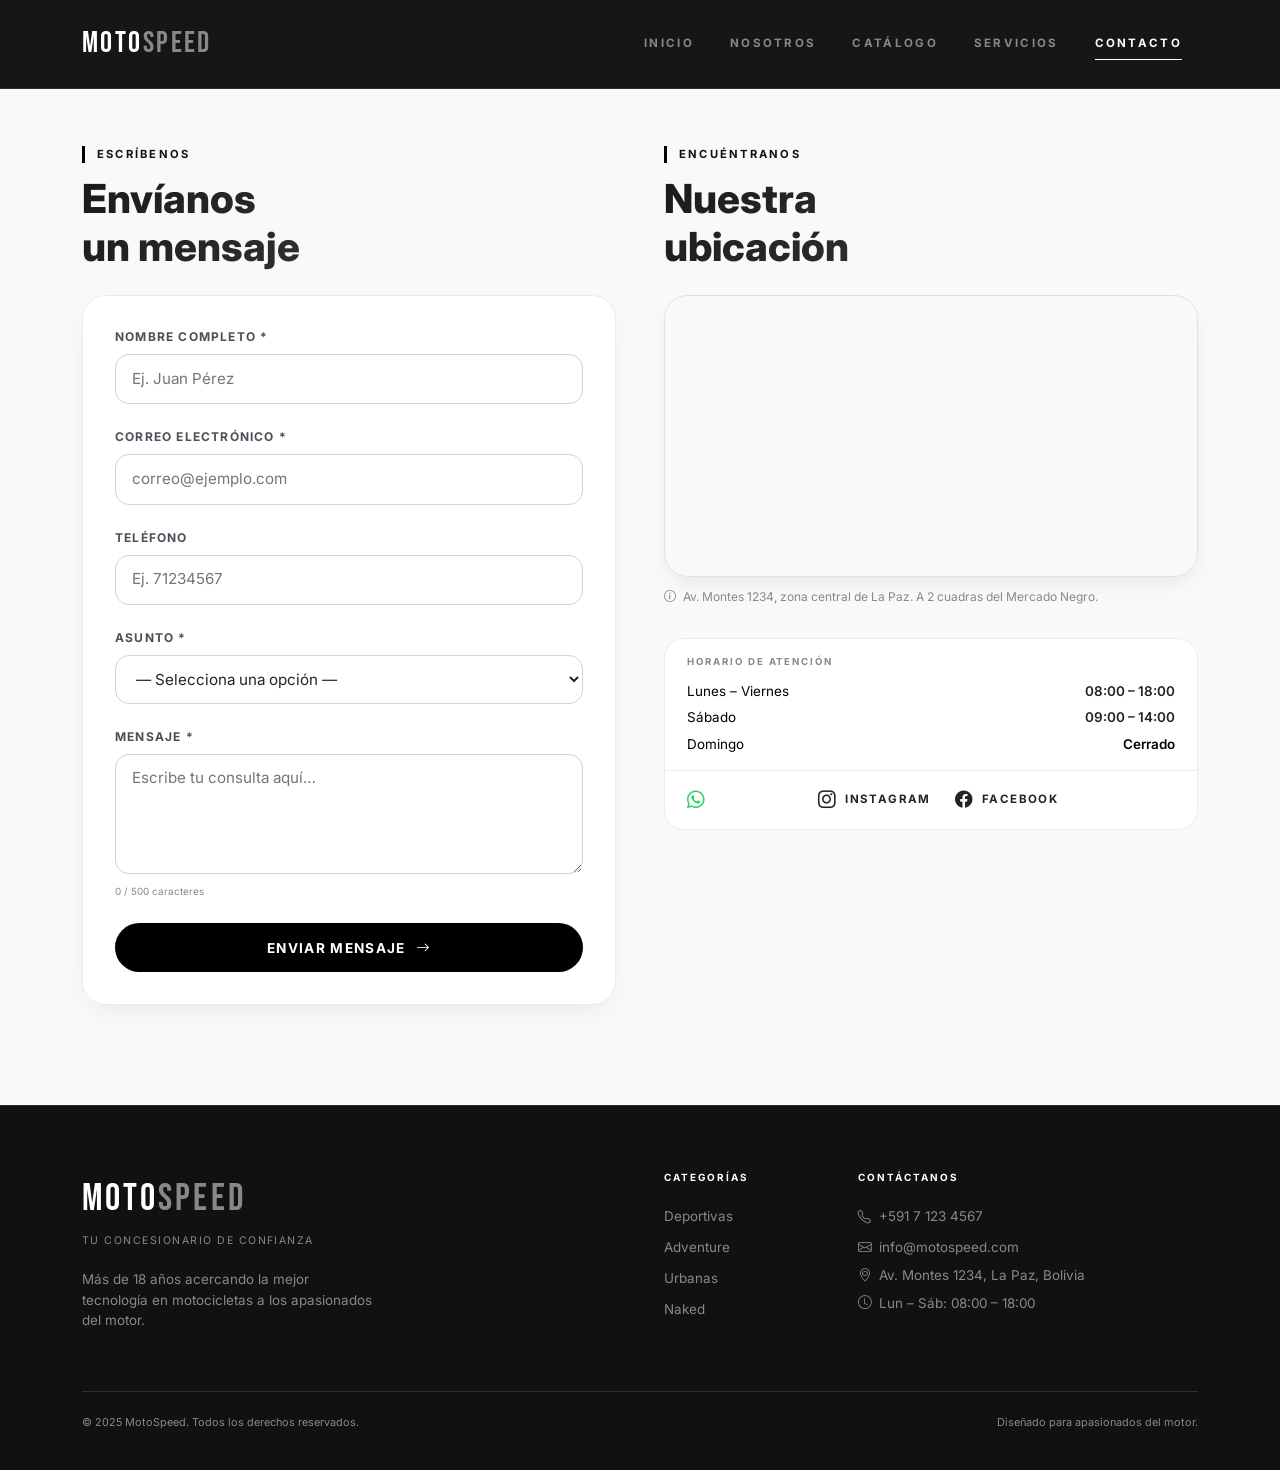
<file: componentes/contacto.html>
<!DOCTYPE html>
<html lang="es">
<head>
<meta charset="UTF-8">
<meta name="viewport" content="width=device-width, initial-scale=1.0">
<title>MotoSpeed</title>

<link href="https://cdn.jsdelivr.net/npm/bootstrap@5.3.3/dist/css/bootstrap.min.css" rel="stylesheet">
<link rel="stylesheet" href="https://cdn.jsdelivr.net/npm/bootstrap-icons@1.11.3/font/bootstrap-icons.min.css">
<link rel="stylesheet" href="../css/styles.css">
<link rel="stylesheet" href="../css/contactos.css">
</head>
<body>
<header>
<nav id="nav" class="navbar navbar-expand-lg fixed-top">
  <div class="container">
    <a class="navbar-brand" href="../index.html">MOTO<span>SPEED</s  pan></a>
    <button class="navbar-toggler" type="button" data-bs-toggle="collapse" data-bs-target="#navbarGlobal" aria-label="Abrir menú">
      <span class="navbar-toggler-icon"></span>
    </button>
    <div class="collapse navbar-collapse" id="navbarGlobal">
      <ul class="navbar-nav ms-auto gap-lg-1">
        <li class="nav-item"><a class="nav-link" href="../index.html">Inicio</a></li>
        <li class="nav-item"><a class="nav-link" href="nosotros.html">Nosotros</a></li>
        <li class="nav-item"><a class="nav-link" href="catalogo.html">Catálogo</a></li>
        <li class="nav-item"><a class="nav-link" href="servicios.html">Servicios</a></li>
        <li class="nav-item"><a class="nav-link" href="contacto.html">Contacto</a></li>
      </ul>
    </div>
  </div>
</nav>
</header>

<section class="sec-contact" aria-labelledby="tit-contact">
  <div class="container">
    <div class="row g-5 align-items-start">
      <div class="col-lg-6 aos">
        <span class="sec-ey">Escríbenos</span>
        <h2 class="sec-tit mb-4" id="tit-contact">Envíanos<br/>un mensaje</h2>
        <div class="form-wrap" id="formWrap">
          <form id="contactForm" novalidate>

            <div class="field-wrap">
              <label class="form-label-ms" for="nombre">Nombre completo *</label>
              <div style="position:relative;">
                <input type="text" id="nombre" class="form-control-ms" placeholder="Ej. Juan Pérez" autocomplete="name"/>
                <i class="bi bi-check-circle-fill valid-ico ok" id="ico-nombre"></i>
                <i class="bi bi-x-circle-fill valid-ico err" id="ico-nombre-err" style="display:none;"></i>
              </div>
              <p class="err-msg" id="err-nombre"><i class="bi bi-exclamation-circle"></i> Ingresa tu nombre completo (mínimo 3 caracteres).</p>
            </div>

            <div class="field-wrap">
              <label class="form-label-ms" for="email">Correo electrónico *</label>
              <div style="position:relative;">
                <input type="email" id="email" class="form-control-ms" placeholder="correo@ejemplo.com" autocomplete="email"/>
                <i class="bi bi-check-circle-fill valid-ico ok" id="ico-email"></i>
                <i class="bi bi-x-circle-fill valid-ico err" id="ico-email-err" style="display:none;"></i>
              </div>
              <p class="err-msg" id="err-email"><i class="bi bi-exclamation-circle"></i> Ingresa un correo electrónico válido.</p>
            </div>

            <div class="field-wrap">
              <label class="form-label-ms" for="telefono">Teléfono</label>
              <div style="position:relative;">
                <input type="tel" id="telefono" class="form-control-ms" placeholder="Ej. 71234567" autocomplete="tel"/>
                <i class="bi bi-check-circle-fill valid-ico ok" id="ico-telefono"></i>
                <i class="bi bi-x-circle-fill valid-ico err" id="ico-telefono-err" style="display:none;"></i>
              </div>
              <p class="err-msg" id="err-telefono"><i class="bi bi-exclamation-circle"></i> El teléfono debe tener al menos 7 dígitos numéricos.</p>
            </div>

            <div class="field-wrap">
              <label class="form-label-ms" for="asunto">Asunto *</label>
              <select id="asunto" class="form-control-ms">
                <option value="">— Selecciona una opción —</option>
                <option value="compra">Consulta de compra</option>
                <option value="servicio">Servicio técnico</option>
                <option value="financiamiento">Financiamiento</option>
                <option value="prueba">Agendar prueba de manejo</option>
                <option value="otro">Otro</option>
              </select>
              <p class="err-msg" id="err-asunto"><i class="bi bi-exclamation-circle"></i> Por favor selecciona un asunto.</p>
            </div>

            <div class="field-wrap">
              <label class="form-label-ms" for="mensaje">Mensaje *</label>
              <textarea id="mensaje" class="form-control-ms" placeholder="Escribe tu consulta aquí…"></textarea>
              <p class="err-msg" id="err-mensaje"><i class="bi bi-exclamation-circle"></i> El mensaje debe tener al menos 20 caracteres.</p>
              <p style="font-size:.62rem;color:var(--grc);margin-top:.3rem;"><span id="charCount">0</span> / 500 caracteres</p>
            </div>

            <button type="submit" class="btn-submit" id="submitBtn">
              Enviar mensaje <i class="bi bi-arrow-right"></i>
            </button>

          </form>
        </div>

        <div class="success-banner" id="successBanner">
          <div class="success-ico"><i class="bi bi-check-circle-fill"></i></div>
          <h3 class="success-title">¡Mensaje enviado!</h3>
          <p class="success-sub">Gracias por contactarnos. Te responderemos dentro de las próximas 24 horas.</p>
          <button onclick="resetForm()" style="margin-top:1.5rem;background:transparent;border:1px solid var(--grm);color:var(--grc);padding:.6rem 1.4rem;font-size:.68rem;font-weight:700;letter-spacing:.15em;text-transform:uppercase;cursor:pointer;" >Enviar otro mensaje</button>
        </div>
      </div>

      <div class="col-lg-6 aos">
        <span class="sec-ey">Encuéntranos</span>
        <h2 class="sec-tit mb-4">Nuestra<br/>ubicación</h2>
        <div class="map-wrap">

          <iframe
            src="https://www.openstreetmap.org/export/embed.html?bbox=-68.1400%2C-16.5200%2C-68.1000%2C-16.4900&amp;layer=mapnik&amp;marker=-16.5050%2C-68.1193"
            title="Ubicación MotoSpeed - La Paz, Bolivia"
            loading="lazy"
            aria-label="Mapa con la ubicación de MotoSpeed en La Paz, Bolivia">
          </iframe>
        </div>
        <p style="font-size:.75rem;color:var(--grc);margin-top:.7rem;"><i class="bi bi-info-circle me-1"></i> Av. Montes 1234, zona central de La Paz. A 2 cuadras del Mercado Negro.</p>

        <div style="margin-top:2rem;border:1px solid var(--grm);">
          <div style="padding:1rem 1.4rem;border-bottom:1px solid var(--grm);">
            <p style="font-size:.6rem;font-weight:700;letter-spacing:.2em;text-transform:uppercase;color:var(--grc);margin-bottom:.7rem;">Horario de atención</p>
            <div style="display:flex;justify-content:space-between;margin-bottom:.4rem;">
              <span style="font-size:.84rem;color:var(--grc);">Lunes – Viernes</span>
              <span style="font-size:.84rem;color:var(--bl2);font-weight:600;">08:00 – 18:00</span>
            </div>
            <div style="display:flex;justify-content:space-between;margin-bottom:.4rem;">
              <span style="font-size:.84rem;color:var(--grc);">Sábado</span>
              <span style="font-size:.84rem;color:var(--bl2);font-weight:600;">09:00 – 14:00</span>
            </div>
            <div style="display:flex;justify-content:space-between;">
              <span style="font-size:.84rem;color:var(--grc);">Domingo</span>
              <span style="font-size:.84rem;color:var(--er);font-weight:600;">Cerrado</span>
            </div>
          </div>
          <div style="padding:1rem 1.4rem;display:flex;gap:1.5rem;flex-wrap:wrap;">
            <a href="https://wa.me/59171234567" target="_blank" rel="noopener" style="display:inline-flex;align-items:center;gap:.5rem;font-size:.72rem;font-weight:700;letter-spacing:.12em;text-transform:uppercase;color:var(--bl2);">
              <i class="bi bi-whatsapp" style="font-size:1.1rem;color:#25D366;"></i> WhatsApp
            </a>
            <a href="https://instagram.com" target="_blank" rel="noopener" style="display:inline-flex;align-items:center;gap:.5rem;font-size:.72rem;font-weight:700;letter-spacing:.12em;text-transform:uppercase;color:var(--bl2);">
              <i class="bi bi-instagram" style="font-size:1.1rem;"></i> Instagram
            </a>
            <a href="https://facebook.com" target="_blank" rel="noopener" style="display:inline-flex;align-items:center;gap:.5rem;font-size:.72rem;font-weight:700;letter-spacing:.12em;text-transform:uppercase;color:var(--bl2);">
              <i class="bi bi-facebook" style="font-size:1.1rem;"></i> Facebook
            </a>
          </div>
        </div>
      </div>

    </div>
  </div>
</section>

<!-- FOOTER -->
<footer>
  <div class="container">
    <div class="row g-5">
      <div class="col-12 col-lg-4">
        <p class="f-brand">MOTO<span style="color:var(--grc)">SPEED</span></p>
        <p class="f-tag">Tu concesionario de confianza</p>
        <p style="font-size:.84rem;color:var(--grc);max-width:290px;">Más de 18 años acercando la mejor tecnología en motocicletas a los apasionados del motor.</p>
      </div>
      <div class="col-6 col-lg-2">

      </div>
      <div class="col-6 col-lg-2">
        <p class="f-head">Categorías</p>
        <ul class="f-links">
          <li><a href="catalogo.html">Deportivas</a></li>
          <li><a href="catalogo.html">Adventure</a></li>
          <li><a href="catalogo.html">Urbanas</a></li>
          <li><a href="catalogo.html">Naked</a></li>
        </ul>
      </div>
      <div class="col-12 col-lg-4">
        <p class="f-head">Contáctanos</p>
        <ul class="f-links">
          <li><a href="tel:+59171234567"><i class="bi bi-telephone me-2"></i>+591 7 123 4567</a></li>
          <li><a href="mailto:info@motospeed.com"><i class="bi bi-envelope me-2"></i>info@motospeed.com</a></li>
          <li style="color:var(--grc);font-size:.84rem;"><i class="bi bi-geo-alt me-2"></i>Av. Montes 1234, La Paz, Bolivia</li>
          <li style="color:var(--grc);font-size:.84rem;"><i class="bi bi-clock me-2"></i>Lun – Sáb: 08:00 – 18:00</li>
        </ul>
      </div>
    </div>
    <div class="f-bot">
      <p class="f-copy">&copy; 2025 MotoSpeed. Todos los derechos reservados.</p>
      <p class="f-copy">Diseñado para apasionados del motor.</p>
    </div>
  </div>
</footer>
<script src="https://cdn.jsdelivr.net/npm/bootstrap@5.3.3/dist/js/bootstrap.bundle.min.js"></script>
<script src="../js/main.js"></script>
<script src="../js/formulario.js"></script>
</body>
</html>
</file>
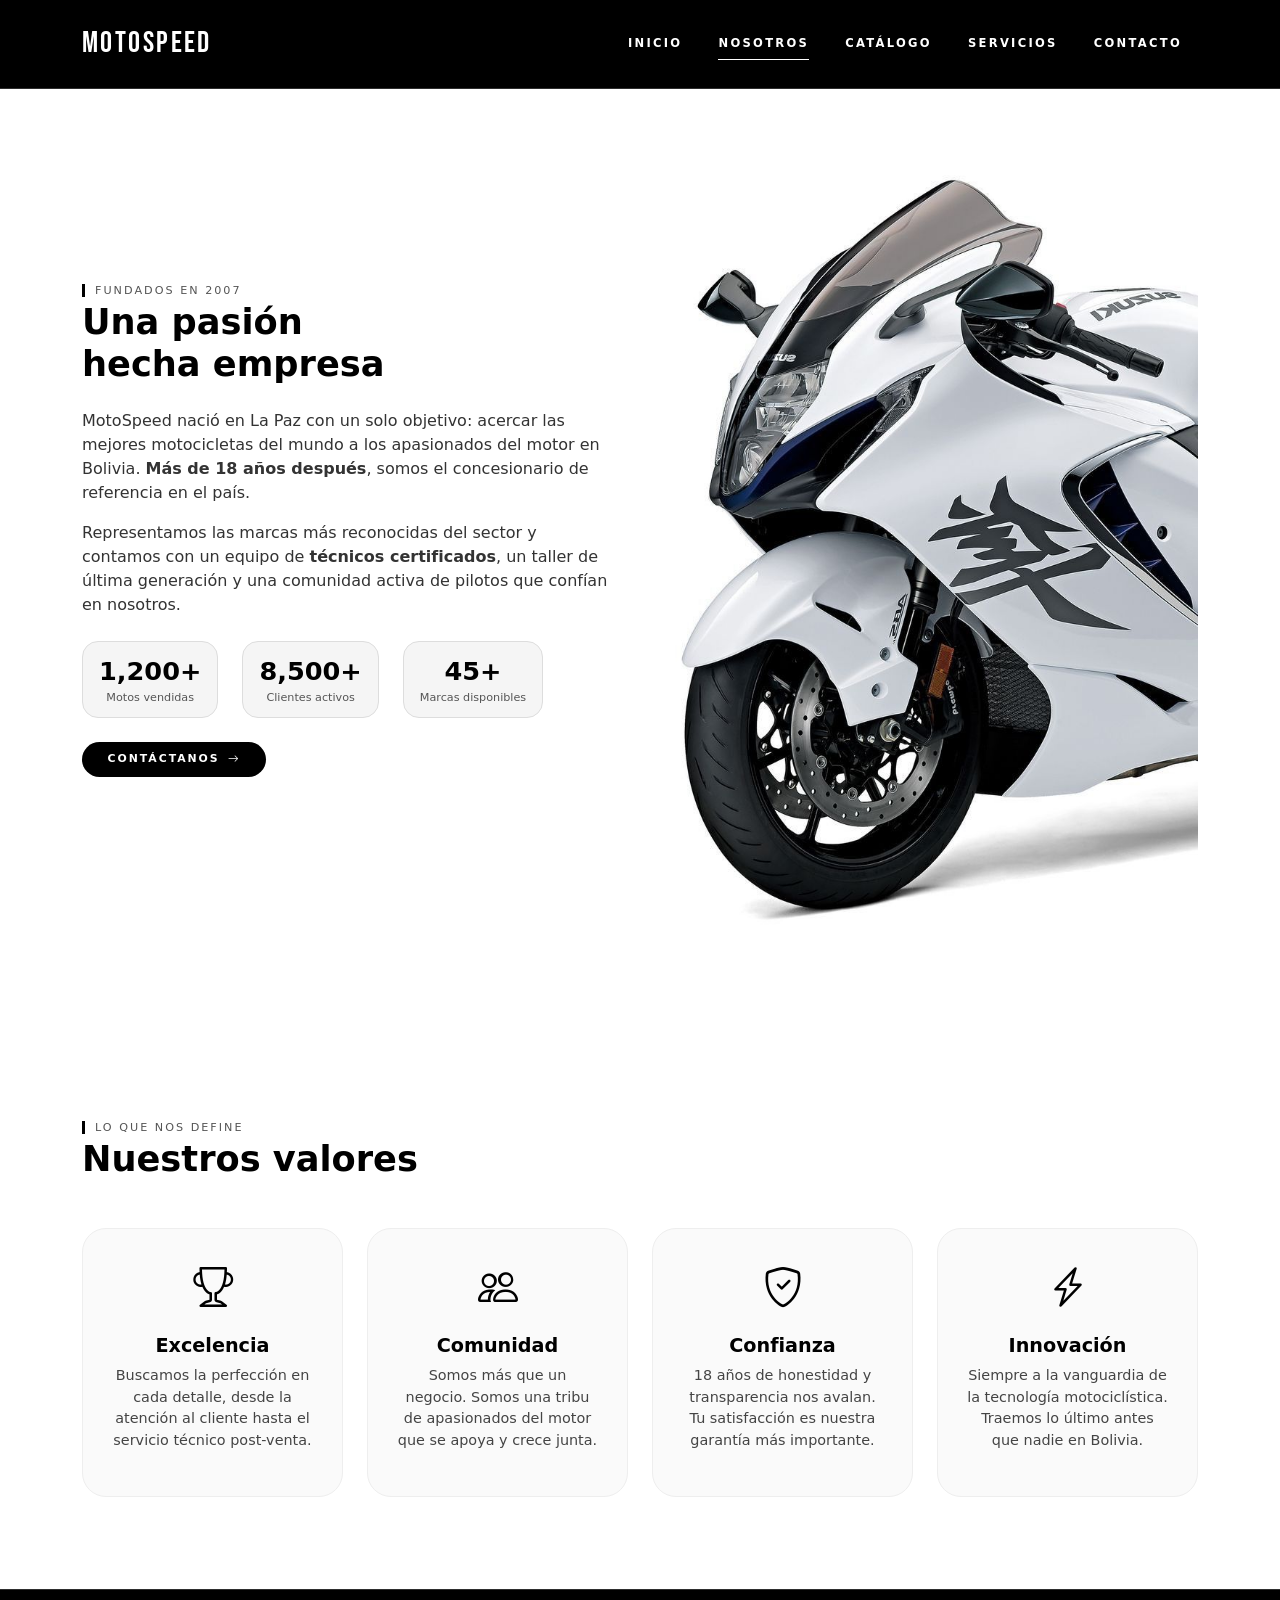
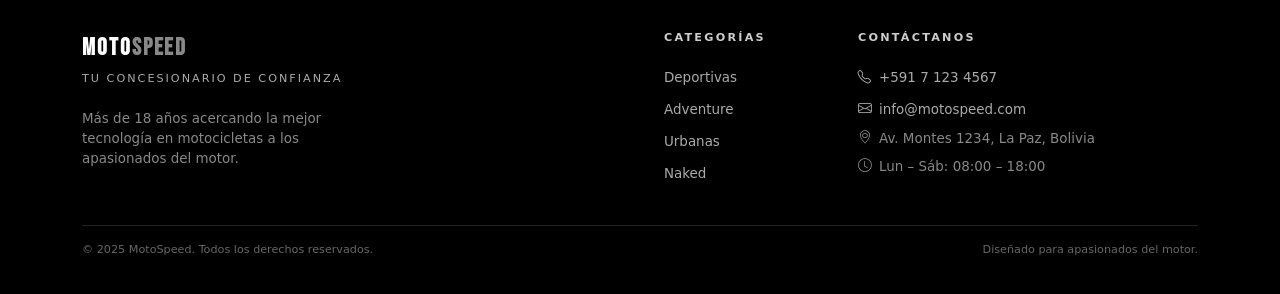
<file: componentes/nosotros.html>
<!doctype html>
<html lang="es">
  <head>
    <meta charset="UTF-8" />
    <meta name="viewport" content="width=device-width, initial-scale=1.0" />
    <title>MotoSpeed</title>
    <link
      href="https://cdn.jsdelivr.net/npm/bootstrap@5.3.3/dist/css/bootstrap.min.css"
      rel="stylesheet"
    />
    <link
      rel="stylesheet"
      href="https://cdn.jsdelivr.net/npm/bootstrap-icons@1.11.3/font/bootstrap-icons.min.css"
    />
    <link rel="stylesheet" href="../css/styles.css" />
    <link rel="stylesheet" href="../css/nosotros.css" />
  </head>
  <body>
    <header>
      <nav id="nav" class="navbar navbar-expand-lg fixed-top">
        <div class="container">
          <a class="navbar-brand" href="../index.html">MOTO<span>SPEED</span></a>
          <button
            class="navbar-toggler"
            type="button"
            data-bs-toggle="collapse"
            data-bs-target="#navbarGlobal"
            aria-label="Abrir menú"
          >
            <span class="navbar-toggler-icon"></span>
          </button>
          <div class="collapse navbar-collapse" id="navbarGlobal">
            <ul class="navbar-nav ms-auto gap-lg-1">
              <li class="nav-item">
                <a class="nav-link" href="../index.html">Inicio</a>
              </li>
              <li class="nav-item">
                <a class="nav-link" href="nosotros.html">Nosotros</a>
              </li>
              <li class="nav-item">
                <a class="nav-link" href="catalogo.html">Catálogo</a>
              </li>
              <li class="nav-item">
                <a class="nav-link" href="servicios.html">Servicios</a>
              </li>
              <li class="nav-item">
                <a class="nav-link" href="contacto.html">Contacto</a>
              </li>
            </ul>
          </div>
        </div>
      </nav>
    </header>

    <section class="sec-intro" aria-labelledby="tit-intro">
      <div class="container">
        <div class="row g-5 align-items-center">
          <div class="col-lg-6 aos">
            <span class="sec-ey">Fundados en 2007</span>
            <h2 class="sec-tit mb-4" id="tit-intro">
              Una pasión<br />hecha empresa
            </h2>
            <p class="intro-body">
              MotoSpeed nació en La Paz con un solo objetivo: acercar las
              mejores motocicletas del mundo a los apasionados del motor en
              Bolivia. <strong>Más de 18 años después</strong>, somos el
              concesionario de referencia en el país.
            </p>
            <p class="intro-body mt-3">
              Representamos las marcas más reconocidas del sector y contamos con
              un equipo de <strong>técnicos certificados</strong>, un taller de
              última generación y una comunidad activa de pilotos que confían en
              nosotros.
            </p>
            <div class="d-flex gap-4 mt-4 flex-wrap">
              <div class="intro-stat">
                <div class="intro-stat-n">1,200+</div>
                <div class="intro-stat-l">Motos vendidas</div>
              </div>
              <div class="intro-stat">
                <div class="intro-stat-n">8,500+</div>
                <div class="intro-stat-l">Clientes activos</div>
              </div>
              <div class="intro-stat">
                <div class="intro-stat-n">45+</div>
                <div class="intro-stat-l">Marcas disponibles</div>
              </div>
            </div>
            <div class="mt-4">
              <a href="contacto.html" class="btn-ms"
                >Contáctanos <i class="bi bi-arrow-right"></i
              ></a>
            </div>
          </div>
          <div class="col-lg-6 aos">
            <img
              src="../img/nosotros1.jpg"
              alt="Interior concesionario MotoSpeed"
              class="intro-img"
            />
          </div>
        </div>
      </div>
    </section>

    <!-- VALORES -->
    <section class="sec-vals" aria-labelledby="tit-vals">
      <div class="container">
        <div class="mb-5 aos">
          <span class="sec-ey">Lo que nos define</span>
          <h2 class="sec-tit" id="tit-vals">Nuestros valores</h2>
        </div>
        <div class="row g-4">
          <div class="col-12 col-sm-6 col-lg-3">
            <article class="val-card aos">
              <div class="val-ico"><i class="bi bi-trophy"></i></div>
              <h3 class="val-tit">Excelencia</h3>
              <p class="val-desc">
                Buscamos la perfección en cada detalle, desde la atención al
                cliente hasta el servicio técnico post-venta.
              </p>
            </article>
          </div>
          <div class="col-12 col-sm-6 col-lg-3">
            <article class="val-card aos">
              <div class="val-ico"><i class="bi bi-people"></i></div>
              <h3 class="val-tit">Comunidad</h3>
              <p class="val-desc">
                Somos más que un negocio. Somos una tribu de apasionados del
                motor que se apoya y crece junta.
              </p>
            </article>
          </div>
          <div class="col-12 col-sm-6 col-lg-3">
            <article class="val-card aos">
              <div class="val-ico"><i class="bi bi-shield-check"></i></div>
              <h3 class="val-tit">Confianza</h3>
              <p class="val-desc">
                18 años de honestidad y transparencia nos avalan. Tu
                satisfacción es nuestra garantía más importante.
              </p>
            </article>
          </div>
          <div class="col-12 col-sm-6 col-lg-3">
            <article class="val-card aos">
              <div class="val-ico"><i class="bi bi-lightning-charge"></i></div>
              <h3 class="val-tit">Innovación</h3>
              <p class="val-desc">
                Siempre a la vanguardia de la tecnología motociclística. Traemos
                lo último antes que nadie en Bolivia.
              </p>
            </article>
          </div>
        </div>
      </div>
    </section>

    <!-- FOOTER -->
    <footer>
      <div class="container">
        <div class="row g-5">
          <div class="col-12 col-lg-4">
            <p class="f-brand">
              MOTO<span style="color: var(--grc)">SPEED</span>
            </p>
            <p class="f-tag">Tu concesionario de confianza</p>
            <p style="font-size: 0.84rem; color: var(--grc); max-width: 290px">
              Más de 18 años acercando la mejor tecnología en motocicletas a los
              apasionados del motor.
            </p>
          </div>
          <div class="col-6 col-lg-2"></div>
          <div class="col-6 col-lg-2">
            <p class="f-head">Categorías</p>
            <ul class="f-links">
              <li><a href="catalogo.html">Deportivas</a></li>
              <li><a href="catalogo.html">Adventure</a></li>
              <li><a href="catalogo.html">Urbanas</a></li>
              <li><a href="catalogo.html">Naked</a></li>
            </ul>
          </div>
          <div class="col-12 col-lg-4">
            <p class="f-head">Contáctanos</p>
            <ul class="f-links">
              <li>
                <a href="tel:+59171234567"
                  ><i class="bi bi-telephone me-2"></i>+591 7 123 4567</a
                >
              </li>
              <li>
                <a href="mailto:info@motospeed.com"
                  ><i class="bi bi-envelope me-2"></i>info@motospeed.com</a
                >
              </li>
              <li style="color: var(--grc); font-size: 0.84rem">
                <i class="bi bi-geo-alt me-2"></i>Av. Montes 1234, La Paz,
                Bolivia
              </li>
              <li style="color: var(--grc); font-size: 0.84rem">
                <i class="bi bi-clock me-2"></i>Lun – Sáb: 08:00 – 18:00
              </li>
            </ul>
          </div>
        </div>
        <div class="f-bot">
          <p class="f-copy">
            &copy; 2025 MotoSpeed. Todos los derechos reservados.
          </p>
          <p class="f-copy">Diseñado para apasionados del motor.</p>
        </div>
      </div>
    </footer>

    <script src="https://cdn.jsdelivr.net/npm/bootstrap@5.3.3/dist/js/bootstrap.bundle.min.js"></script>
    <script src="../js/main.js"></script>
  </body>
</html>
</file>
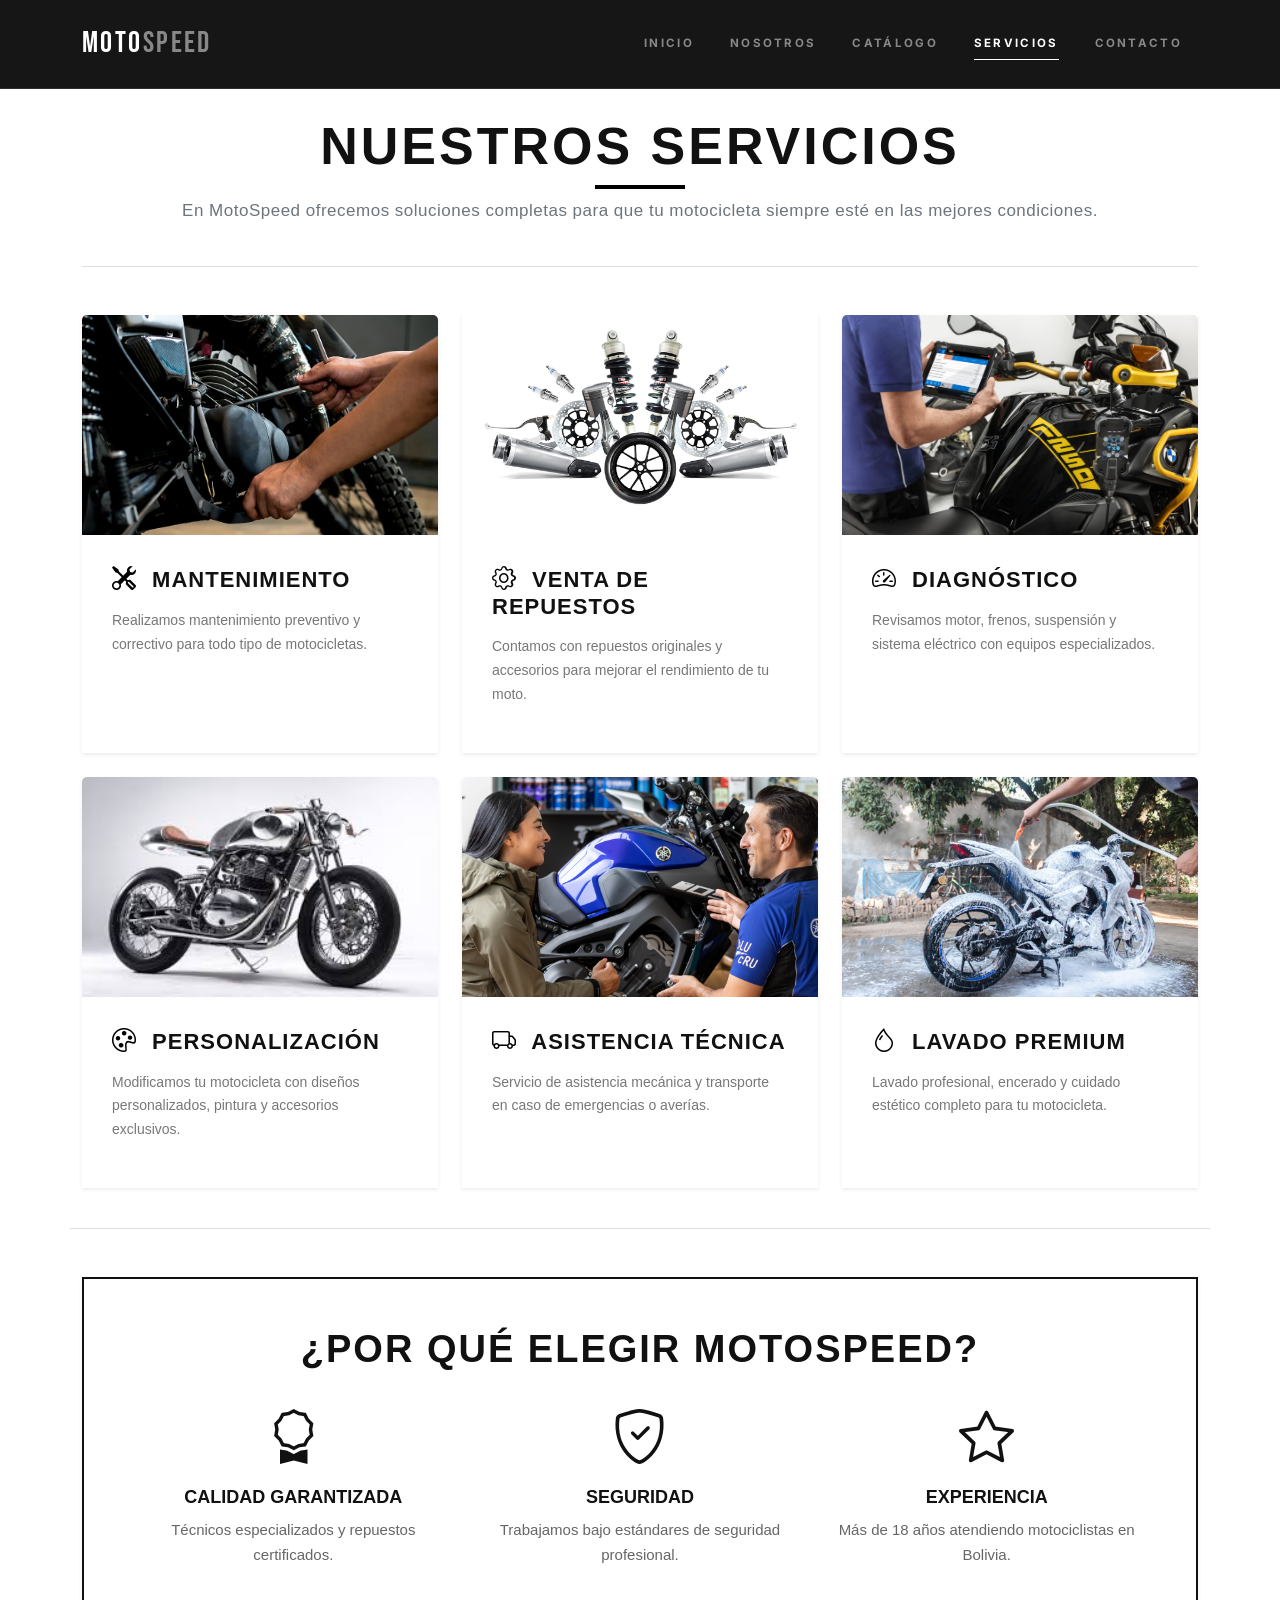
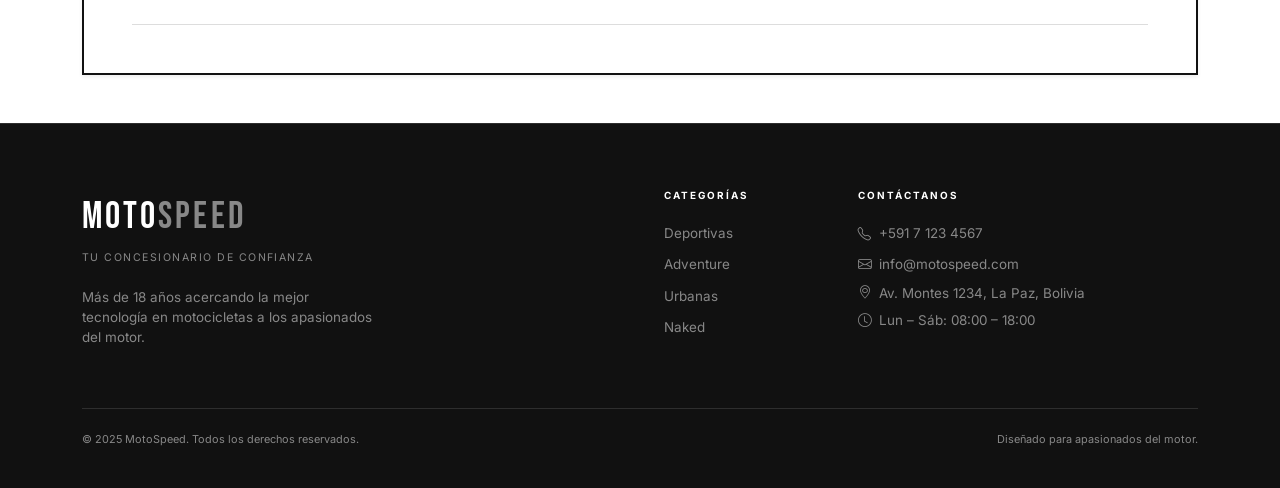
<file: componentes/servicios.html>
<!doctype html>
<html lang="es">
  <head>
    <meta charset="UTF-8" />
    <meta name="viewport" content="width=device-width, initial-scale=1.0" />
    <title>MotoSpeed</title>
    <link
      href="https://cdn.jsdelivr.net/npm/bootstrap@5.3.3/dist/css/bootstrap.min.css"
      rel="stylesheet"
    />
    <link
      rel="stylesheet"
      href="https://cdn.jsdelivr.net/npm/bootstrap-icons@1.11.3/font/bootstrap-icons.min.css"
    />
    <link rel="stylesheet" href="../css/styles.css" />
    <link rel="stylesheet" href="../css/servicios.css" />
  </head>
  <body>
    <header>
      <nav id="nav" class="navbar navbar-expand-lg fixed-top">
        <div class="container">
          <a class="navbar-brand" href="../index.html">MOTO<span>SPEED</span></a>
          <button
            class="navbar-toggler"
            type="button"
            data-bs-toggle="collapse"
            data-bs-target="#navbarGlobal"
            aria-label="Abrir menú"
          >
            <span class="navbar-toggler-icon"></span>
          </button>
          <div class="collapse navbar-collapse" id="navbarGlobal">
            <ul class="navbar-nav ms-auto gap-lg-1">
              <li class="nav-item">
                <a class="nav-link" href="../index.html">Inicio</a>
              </li>
              <li class="nav-item">
                <a class="nav-link" href="nosotros.html">Nosotros</a>
              </li>
              <li class="nav-item">
                <a class="nav-link" href="catalogo.html">Catálogo</a>
              </li>
              <li class="nav-item">
                <a class="nav-link" href="servicios.html">Servicios</a>
              </li>
              <li class="nav-item">
                <a class="nav-link" href="contacto.html">Contacto</a>
              </li>
            </ul>
          </div>
        </div>
      </nav>
    </header>
<hr>
<hr>
<hr>

    <main style="min-height: 70vh; padding-top: 90px" class="container py-5">
      <!-- TITULO -->
      <section class="text-center mb-5">
        <h1 class="fw-bold">Nuestros Servicios</h1>
        <p class="text-secondary">
          En MotoSpeed ofrecemos soluciones completas para que tu motocicleta
          siempre esté en las mejores condiciones.
        </p>
      </section>

      <section class="row g-4">
        <div class="col-md-4">
          <div class="card h-100 shadow-sm border-0">
            <img
              src="../img/ser1.webp"
              class="card-img-top"
              style="height: 220px; object-fit: cover"
              alt="Mantenimiento"
            />
            <div class="card-body">
              <h4><i class="bi bi-tools"></i> Mantenimiento</h4>
              <p>
                Realizamos mantenimiento preventivo y correctivo para todo tipo
                de motocicletas.
              </p>
            </div>
          </div>
        </div>

        <div class="col-md-4">
          <div class="card h-100 shadow-sm border-0">
            <img
              src="../img/ser2.png"
              class="card-img-top"
              style="height: 220px; object-fit: cover"
              alt="Repuestos"
            />
            <div class="card-body">
              <h4><i class="bi bi-gear"></i> Venta de Repuestos</h4>
              <p>
                Contamos con repuestos originales y accesorios para mejorar el
                rendimiento de tu moto.
              </p>
            </div>
          </div>
        </div>

        <div class="col-md-4">
          <div class="card h-100 shadow-sm border-0">
            <img
              src="../img/ser3.webp"
              class="card-img-top"
              style="height: 220px; object-fit: cover"
              alt="Diagnostico"
            />
            <div class="card-body">
              <h4><i class="bi bi-speedometer2"></i> Diagnóstico</h4>
              <p>
                Revisamos motor, frenos, suspensión y sistema eléctrico con
                equipos especializados.
              </p>
            </div>
          </div>
        </div>

        <div class="col-md-4">
          <div class="card h-100 shadow-sm border-0">
            <img
              src="../img/ser4.jpg"
              class="card-img-top"
              style="height: 220px; object-fit: cover"
              alt="Personalizacion"
            />
            <div class="card-body">
              <h4><i class="bi bi-palette"></i> Personalización</h4>
              <p>
                Modificamos tu motocicleta con diseños personalizados, pintura y
                accesorios exclusivos.
              </p>
            </div>
          </div>
        </div>

        <div class="col-md-4">
          <div class="card h-100 shadow-sm border-0">
            <img
              src="../img/ser5.jpg"
              class="card-img-top"
              style="height: 220px; object-fit: cover"
              alt="Asistencia"
            />
            <div class="card-body">
              <h4><i class="bi bi-truck"></i> Asistencia Técnica</h4>
              <p>
                Servicio de asistencia mecánica y transporte en caso de
                emergencias o averías.
              </p>
            </div>
          </div>
        </div>

        <div class="col-md-4">
          <div class="card h-100 shadow-sm border-0">
            <img
              src="../img/ser6.jpg"
              class="card-img-top"
              style="height: 220px; object-fit: cover"
              alt="Lavado"
            />
            <div class="card-body">
              <h4><i class="bi bi-droplet"></i> Lavado Premium</h4>
              <p>
                Lavado profesional, encerado y cuidado estético completo para tu
                motocicleta.
              </p>
            </div>
          </div>
        </div>
      </section>

      <section class="mt-5 text-center bg-light p-5 rounded shadow-sm">
        <h2 class="fw-bold mb-3">¿Por qué elegir MotoSpeed?</h2>

        <div class="row mt-4">
          <div class="col-md-4">
            <i class="bi bi-award fs-1"></i>
            <h5 class="mt-2">Calidad Garantizada</h5>
            <p>Técnicos especializados y repuestos certificados.</p>
          </div>

          <div class="col-md-4">
            <i class="bi bi-shield-check fs-1"></i>
            <h5 class="mt-2">Seguridad</h5>
            <p>Trabajamos bajo estándares de seguridad profesional.</p>
          </div>

          <div class="col-md-4">
            <i class="bi bi-star fs-1"></i>
            <h5 class="mt-2">Experiencia</h5>
            <p>Más de 18 años atendiendo motociclistas en Bolivia.</p>
          </div>
        </div>
      </section>
    </main>

    <!-- FOOTER -->
    <footer>
      <div class="container">
        <div class="row g-5">
          <div class="col-12 col-lg-4">
            <p class="f-brand">
              MOTO<span style="color: var(--grc)">SPEED</span>
            </p>
            <p class="f-tag">Tu concesionario de confianza</p>
            <p style="font-size: 0.84rem; color: var(--grc); max-width: 290px">
              Más de 18 años acercando la mejor tecnología en motocicletas a los
              apasionados del motor.
            </p>
          </div>
          <div class="col-6 col-lg-2">
  
          </div>
          <div class="col-6 col-lg-2">
            <p class="f-head">Categorías</p>
            <ul class="f-links">
              <li><a href="catalogo.html">Deportivas</a></li>
              <li><a href="catalogo.html">Adventure</a></li>
              <li><a href="catalogo.html">Urbanas</a></li>
              <li><a href="catalogo.html">Naked</a></li>
            </ul>
          </div>
          <div class="col-12 col-lg-4">
            <p class="f-head">Contáctanos</p>
            <ul class="f-links">
              <li>
                <a href="tel:+59171234567"
                  ><i class="bi bi-telephone me-2"></i>+591 7 123 4567</a
                >
              </li>
              <li>
                <a href="mailto:info@motospeed.com"
                  ><i class="bi bi-envelope me-2"></i>info@motospeed.com</a
                >
              </li>
              <li style="color: var(--grc); font-size: 0.84rem">
                <i class="bi bi-geo-alt me-2"></i>Av. Montes 1234, La Paz,
                Bolivia
              </li>
              <li style="color: var(--grc); font-size: 0.84rem">
                <i class="bi bi-clock me-2"></i>Lun – Sáb: 08:00 – 18:00
              </li>
            </ul>
          </div>
        </div>
        <div class="f-bot">
          <p class="f-copy">
            &copy; 2025 MotoSpeed. Todos los derechos reservados.
          </p>
          <p class="f-copy">Diseñado para apasionados del motor.</p>
        </div>
      </div>
    </footer>
    <script src="https://cdn.jsdelivr.net/npm/bootstrap@5.3.3/dist/js/bootstrap.bundle.min.js"></script>
    <script src="../js/main.js"></script>
  </body>
</html>
</file>
<file: css/styles.css>
@import url('https://fonts.googleapis.com/css2?family=Bebas+Neue&family=Inter:wght@300;400;600;700&display=swap');
:root {
  --ng: #000000;        
  --ng2: #111111;       
  --gro: #1c1c1c;
  --grm: #2e2e2e;
  --grc: #888888;
  --bl: #f5f5f5;
  --bl2: #ffffff;
  --tr: .3s cubic-bezier(.25,.46,.45,.94);
  --fd: 'Bebas Neue', sans-serif;
  --fb: 'Inter', sans-serif;
}
* {
  box-sizing: border-box;
  margin: 0;
  padding: 0;
}
body {
  background: white;
  color: #111111;       
  font-family: var(--fb);
  overflow-x: hidden;
}
a {
  color: inherit;
  text-decoration: none;
}

#nav {
  background: rgba(10, 10, 10, 0.95);
  backdrop-filter: blur(12px);
  border-bottom: 1px solid var(--grm);
  padding: 1rem 0;
  transition: padding var(--tr);
}
#nav.scrolled {
  padding: 0.55rem 0;
}
.navbar-brand {
  font-family: var(--fd);
  font-size: 1.9rem;
  letter-spacing: 0.08em;
  color: var(--bl2) !important;
}
.navbar-brand span {
  color: var(--grc);
}
.nav-link {
  font-size: 0.72rem !important;
  font-weight: 700 !important;
  letter-spacing: 0.2em !important;
  text-transform: uppercase !important;
  color: var(--grc) !important;
  position: relative;
  padding: 0.5rem 1rem !important;
}
.nav-link::after {
  content: '';
  position: absolute;
  bottom: 0;
  left: 1rem;
  right: 1rem;
  height: 1px;
  background: var(--bl2);
  transform: scaleX(0);
  transition: transform var(--tr);
}
.nav-link:hover,
.nav-link.active {
  color: var(--bl2) !important;
}
.nav-link:hover::after,
.nav-link.active::after {
  transform: scaleX(1);
}
.navbar-toggler {
  border: 1px solid var(--grm);
  padding: 0.35rem 0.6rem;
}
.navbar-toggler-icon {
  filter: invert(1);
}
@media (max-width: 991px) {
  .navbar-collapse {
    background: var(--ng);
    padding: 1rem;
    border-top: 1px solid var(--grm);
    margin-top: 0.5rem;
  }
}

/* ========== CARRUSEL HERO ========== */
#hero {
  height: 100vh;
  min-height: 580px;
}
#hero .carousel-item {
  height: 100vh;
  min-height: 580px;
  position: relative;
}
.cbg {
  position: absolute;
  inset: 0;
  background-size: cover;
  background-position: center;
  filter: brightness(0.32);
  transform: scale(1.05);
  transition: transform 8s ease;
}
.carousel-item.active .cbg {
  transform: scale(1);
}
.ccont {
  position: relative;
  z-index: 2;
  height: 100%;
  display: flex;
  flex-direction: column;
  justify-content: flex-end;
  padding-bottom: 7rem;
}
.ctag {
  font-size: 0.62rem;
  font-weight: 700;
  letter-spacing: 0.28em;
  text-transform: uppercase;
  color: var(--grc);
  margin-bottom: 0.9rem;
}
.chead {
  font-family: var(--fd);
  font-size: clamp(3rem, 9vw, 7.5rem);
  line-height: 0.95;
  color: var(--bl2);
  text-transform: uppercase;
  margin-bottom: 1.4rem;
}
.csub {
  font-size: 0.92rem;
  color: var(--grc);
  max-width: 400px;
  margin-bottom: 2.2rem;
}
.carousel-indicators [data-bs-target] {
  width: 28px;
  height: 2px;
  background: var(--grm);
  border: none;
  opacity: 1;
  transition: width var(--tr), background var(--tr);
}
.carousel-indicators .active {
  width: 56px;
  background: var(--bl2);
}
.slide-n {
  position: absolute;
  bottom: 2.5rem;
  right: 1.5rem;
  font-family: var(--fd);
  font-size: 0.85rem;
  color: var(--grc);
  z-index: 3;
  letter-spacing: 0.08em;
}
@media (max-width: 575px) {
  .slide-n { display: none; }
  .ccont { padding-bottom: 5rem; }
}


.btn-ms {
  display: inline-flex;
  align-items: center;
  gap: 0.7rem;
  background: #111111;    
  color: #ffffff;         
  font-size: 0.68rem;
  font-weight: 700;
  letter-spacing: 0.18em;
  text-transform: uppercase;
  padding: 0.85rem 1.9rem;
  border: none;
  cursor: pointer;
  transition: gap var(--tr), background var(--tr);
}
.btn-ms:hover {
  background: #333333;   
  gap: 1.2rem;
}
.btn-ms-o {
  background: transparent;
  color: #111111;         
  border: 1px solid #111111; 
}
.btn-ms-o:hover {
  background: #111111;
  color: #ffffff;
}

/* ========== FOOTER ========== */
footer {
  background: var(--ng2);
  border-top: 1px solid var(--grm);
  padding: 4rem 0 1.5rem;
}
.f-brand {
  font-family: var(--fd);
  font-size: 2.4rem;
  color: var(--bl2);
  letter-spacing: 0.08em;
  margin-bottom: 0.3rem;
}
.f-tag {
  font-size: 0.66rem;
  letter-spacing: 0.14em;
  color: var(--grc);
  text-transform: uppercase;
  margin-bottom: 1.3rem;
}
.f-head {
  font-size: 0.62rem;
  font-weight: 700;
  letter-spacing: 0.2em;
  text-transform: uppercase;
  color: var(--bl2);
  margin-bottom: 1.1rem;
}
.f-links {
  list-style: none;
  padding: 0;
}
.f-links li {
  margin-bottom: 0.45rem;
}
.f-links a {
  font-size: 0.84rem;
  color: var(--grc);
  transition: color var(--tr);
}
.f-links a:hover {
  color: var(--bl2);
}
.f-bot {
  border-top: 1px solid var(--grm);
  margin-top: 2.8rem;
  padding-top: 1.4rem;
  display: flex;
  align-items: center;
  justify-content: space-between;
  flex-wrap: wrap;
  gap: 0.5rem;
}
.f-copy {
  font-size: 0.68rem;
  color: var(--grc);
}

@keyframes fadeUp {
  from { opacity: 0; transform: translateY(22px); }
  to { opacity: 1; transform: translateY(0); }
}
@keyframes fadeLeft {
  from { opacity: 0; transform: translateX(-18px); }
  to { opacity: 1; transform: translateX(0); }
}
.au {
  animation: fadeUp 0.7s ease both;
}
.al {
  animation: fadeLeft 0.7s ease both;
}
.d1 { animation-delay: 0.1s; }
.d2 { animation-delay: 0.25s; }
.d3 { animation-delay: 0.4s; }
.d4 { animation-delay: 0.55s; }
</file>
<file: css/contactos.css>
.sec-contact {
  padding: 140px 0 100px;
  background: #f8f9fa; 
  position: relative;
}

.sec-tit {
  font-size: 2.5rem;
  font-weight: 800;
  line-height: 1.2;
  margin-bottom: 1.5rem;
  background: linear-gradient(135deg, #1a1a1a 0%, #444 100%);
  background-clip: text;
  -webkit-background-clip: text;
  color: transparent;
}

.sec-ey {
  display: inline-block;
  font-size: 0.7rem;
  font-weight: 700;
  letter-spacing: 0.2em;
  text-transform: uppercase;
  color: #131212;
  margin-bottom: 0.75rem;
  border-left: 3px solid #000000;
  padding-left: 0.75rem;
}

.form-wrap {
  background: #ffffff;
  border-radius: 24px;
  padding: 2rem;
  border: 1px solid #e9ecef;
  box-shadow: 0 10px 30px -12px rgba(0, 0, 0, 0.1);
}

.field-wrap {
  margin-bottom: 1.5rem;
}

.form-label-ms {
  display: block;
  font-size: 0.75rem;
  font-weight: 700;
  text-transform: uppercase;
  letter-spacing: 0.1em;
  color: #495057;
  margin-bottom: 0.5rem;
}

.form-control-ms {
  width: 100%;
  background: #ffffff;
  border: 1px solid #ced4da;
  border-radius: 14px;
  padding: 0.8rem 2.2rem 0.8rem 1rem;
  font-size: 0.95rem;
  color: #212529;
  transition: all 0.2s ease;
}

textarea.form-control-ms {
  min-height: 120px;
  resize: vertical;
}
.valid-ico {
  position: absolute;
  right: 12px;
  top: 50%;
  transform: translateY(-50%);
  font-size: 1.2rem;
  display: none;
}

.valid-ico.ok {
  color: #10b981;
}

.valid-ico.err {
  color: #0f0f0f;
}

.valid-ico.show {
  display: block;
}

.err-msg {
  display: none;
  font-size: 0.7rem;
  color: #000000;
  margin-top: 0.4rem;
  align-items: center;
  gap: 4px;
}

.err-msg.active {
  display: flex;
}

.btn-submit {
  background: #000000;
  border: none;
  border-radius: 40px;
  padding: 0.9rem 2rem;
  font-weight: 700;
  font-size: 0.85rem;
  letter-spacing: 0.1em;
  text-transform: uppercase;
  color: white;
  width: 100%;
  transition: all 0.25s;
  display: inline-flex;
  align-items: center;
  justify-content: center;
  gap: 10px;
}

.btn-submit:hover {
  background: #141414;
  transform: translateY(-2px);
  box-shadow: 0 8px 20px rgba(0, 0, 0, 0.3);
}

.success-banner {
  display: none;
  background: #ffffff;
  border-radius: 28px;
  padding: 2.5rem 2rem;
  text-align: center;
  border: 1px solid #10b981;
  box-shadow: 0 20px 35px -8px rgba(0, 0, 0, 0.05);
  flex-direction: column;
  align-items: center;
}

.success-banner.show {
  display: flex;
}

.success-ico {
  font-size: 3.2rem;
  color: #10b981;
  margin-bottom: 1rem;
}

.success-title {
  font-size: 1.6rem;
  font-weight: 800;
  margin-bottom: 0.5rem;
  color: #212529;
}

.success-sub {
  color: #6c757d;
  font-size: 0.85rem;
}

.map-wrap {
  border-radius: 24px;
  overflow: hidden;
  border: 1px solid #dee2e6;
  box-shadow: 0 10px 25px -8px rgba(0, 0, 0, 0.1);
}

.map-wrap iframe {
  width: 100%;
  height: 280px;
  display: block;
  filter: none;
}

.sec-contact div[style*="border:1px solid var(--grm)"] {
  background: #ffffff;
  border-radius: 20px;
  margin-top: 1.5rem;
  border: 1px solid #e9ecef !important;
}

.sec-contact div[style*="border:1px solid var(--grm)"] div[style*="border-bottom"] {
  border-bottom-color: #e9ecef !important;
}

.sec-contact div[style*="border:1px solid var(--grm)"] span {
  color: #000000 !important;
}

.sec-contact div[style*="border:1px solid var(--grm)"] span[style*="color:var(--bl2)"] {
  color: #212529 !important;
}

.sec-contact a[href*="whatsapp"],
.sec-contact a[href*="instagram"],
.sec-contact a[href*="facebook"] {
  text-decoration: none;
  transition: opacity 0.2s;
  color: #212529 !important;
}

.sec-contact a[href*="whatsapp"]:hover,
.sec-contact a[href*="instagram"]:hover,
.sec-contact a[href*="facebook"]:hover {
  opacity: 0.7;
}

.aos {
  opacity: 0;
  transform: translateY(20px);
  animation: fadeUp 0.6s ease forwards;
}

@keyframes fadeUp {
  to {
    opacity: 1;
    transform: translateY(0);
  }
}

@media (max-width: 992px) {
  .sec-contact {
    padding: 100px 0 70px;
  }
  .form-wrap {
    padding: 1.5rem;
  }
}

@media (max-width: 576px) {
  .btn-submit {
    padding: 0.7rem 1rem;
  }
  .form-control-ms {
    padding: 0.7rem 2rem 0.7rem 0.9rem;
  }
}
</file>
<file: css/nosotros.css>
body {
  background: white;
  color: #111;
  font-family: system-ui, -apple-system, 'Segoe UI', Roboto, sans-serif;
  margin: 0;
  padding: 0;
}

a {
  text-decoration: none;
  color: black;
}

.navbar {
  background: black !important;
}
.navbar-brand, .navbar-brand span, .navbar-nav .nav-link {
  color: white !important;
}
.navbar-toggler {
  filter: invert(1);
}

.sec-intro, .sec-vals {
  background: white;
  padding: 100px 0 60px;
}

.sec-tit {
  font-size: 2.2rem;
  font-weight: bold;
  color: black;
  margin-bottom: 1rem;
}
.sec-ey {
  color: #555;
  font-size: 0.7rem;
  letter-spacing: 2px;
  text-transform: uppercase;
  border-left: 3px solid black;
  padding-left: 10px;
}
.intro-body {
  color: #333;
  line-height: 1.5;
}

.intro-stat {
  background: #f5f5f5;
  border-radius: 16px;
  padding: 0.6rem 1rem;
  text-align: center;
  border: 1px solid #ddd;
}
.intro-stat-n {
  font-size: 1.6rem;
  font-weight: 800;
  color: black;
}
.intro-stat-l {
  font-size: 0.7rem;
  color: #555;
}


.btn-ms {
  display: inline-flex;
  align-items: center;
  gap: 8px;
  background: black;
  color: white;
  border-radius: 40px;
  padding: 0.6rem 1.6rem;
  font-weight: bold;
}
.btn-ms:hover {
  background: #333;
}

.intro-img {
  width: 100%;
  border-radius: 24px;
  transform: scaleX(-1);
}

.val-card {
  background: #fafafa;
  border-radius: 24px;
  padding: 1.8rem;
  text-align: center;
  border: 1px solid #eee;
}
.val-ico {
  font-size: 2.5rem;
  color: black;
  margin-bottom: 1rem;
}
.val-tit {
  font-size: 1.2rem;
  font-weight: bold;
  margin-bottom: 0.5rem;
  color: black;
}
.val-desc {
  color: #444;
  font-size: 0.9rem;
}

footer {
  background: black;
  color: #ccc;
  padding: 2.5rem 0 1.2rem;
  margin-top: 2rem;
}
.f-brand {
  color: white;
  font-size: 1.5rem;
  font-weight: bold;
}
.f-tag {
  color: #aaa;
  font-size: 0.7rem;
  letter-spacing: 2px;
}
.f-head {
  color: #ccc;
  font-weight: bold;
  font-size: 0.7rem;
  text-transform: uppercase;
}
.f-links {
  list-style: none;
  padding-left: 0;
}
.f-links li {
  margin-bottom: 0.5rem;
}
.f-links a {
  color: #aaa;
}
.f-links a:hover {
  color: white;
}
.f-bot {
  border-top: 1px solid #222;
  margin-top: 1.5rem;
  padding-top: 1rem;
  display: flex;
  justify-content: space-between;
  flex-wrap: wrap;
}
.f-copy {
  font-size: 0.7rem;
  color: #666;
}

@media (max-width: 768px) {
  .sec-intro, .sec-vals {
    padding: 80px 0 40px;
  }
  .intro-stat {
    padding: 0.4rem 0.8rem;
  }
}
</file>
<file: css/servicios.css>
main{
    background:linear-gradient(to bottom,#ffffff,#ffffff);
    color:#111;
    padding-bottom:60px;
    font-family:'Segoe UI', sans-serif;
}

main h1{
    font-size:52px;
    font-weight:900;
    letter-spacing:3px;
    text-transform:uppercase;
    position:relative;
    margin-bottom:20px;
}

main h1::after{
    content:"";
    position:absolute;
    width:90px;
    height:4px;
    background:#000;
    bottom:-12px;
    left:50%;
    transform:translateX(-50%);
}

main h2{
    font-size:38px;
    font-weight:800;
    text-transform:uppercase;
    letter-spacing:2px;
}

main p{
    color:#666;
    line-height:1.7;
    font-size:15px;
}

.card{
    border:none;
    border-radius:0;
    overflow:hidden;
    background:#fff;
    box-shadow:0 8px 20px rgba(0,0,0,.08);
    transition:all .35s ease;
    border-bottom:4px solid transparent;
    position:relative;
}

.card::before{
    content:"";
    position:absolute;
    top:0;
    left:0;
    width:0%;
    height:3px;
    background:#000;
    transition:.4s;
}

.card:hover::before{
    width:100%;
}

.card:hover{
    transform:translateY(-10px);
    box-shadow:0 12px 30px rgba(0,0,0,.18);
    border-bottom:4px solid #000;
}

.card img{
    height:240px;
    object-fit:cover;
    transition:all .5s ease;
}

.card:hover img{
    transform:scale(1.08);
    filter:grayscale(0%);
}

.card-body{
    padding:30px;
}

.card-body h4{
    font-size:22px;
    font-weight:800;
    margin-bottom:15px;
    text-transform:uppercase;
    letter-spacing:1px;
    color:#111;
}

.card-body p{
    font-size:14px;
    color:#777;
}

.card-body i{
    color:#000;
    font-size:24px;
    margin-right:8px;
    transition:.3s;
}

.card:hover i{
    transform:rotate(-10deg) scale(1.1);
}

.bg-light{
    background:#fff !important;
    border:2px solid #111;
    border-radius:0 !important;
    box-shadow:0 6px 20px rgba(0,0,0,.08);
    margin-top:80px;
}

section i.fs-1{
    font-size:55px !important;
    color:#111;
    margin-bottom:10px;
    transition:.3s;
}

section i.fs-1:hover{
    transform:scale(1.15);
}

section{
    position:relative;
}

section::after{
    content:"";
    display:block;
    width:100%;
    height:1px;
    background:#ddd;
    margin-top:40px;
}

.text-secondary{
    font-size:17px !important;
    letter-spacing:.5px;
}

.col-md-4 h5{
    font-weight:700;
    margin-top:15px;
    text-transform:uppercase;
    font-size:18px;
}

html{
    scroll-behavior:smooth;
}

@media(max-width:768px){

    main h1{
        font-size:34px;
    }

    main h2{
        font-size:26px;
    }

    .card img{
        height:200px;
    }

    .card-body{
        padding:20px;
    }

}
</file>
